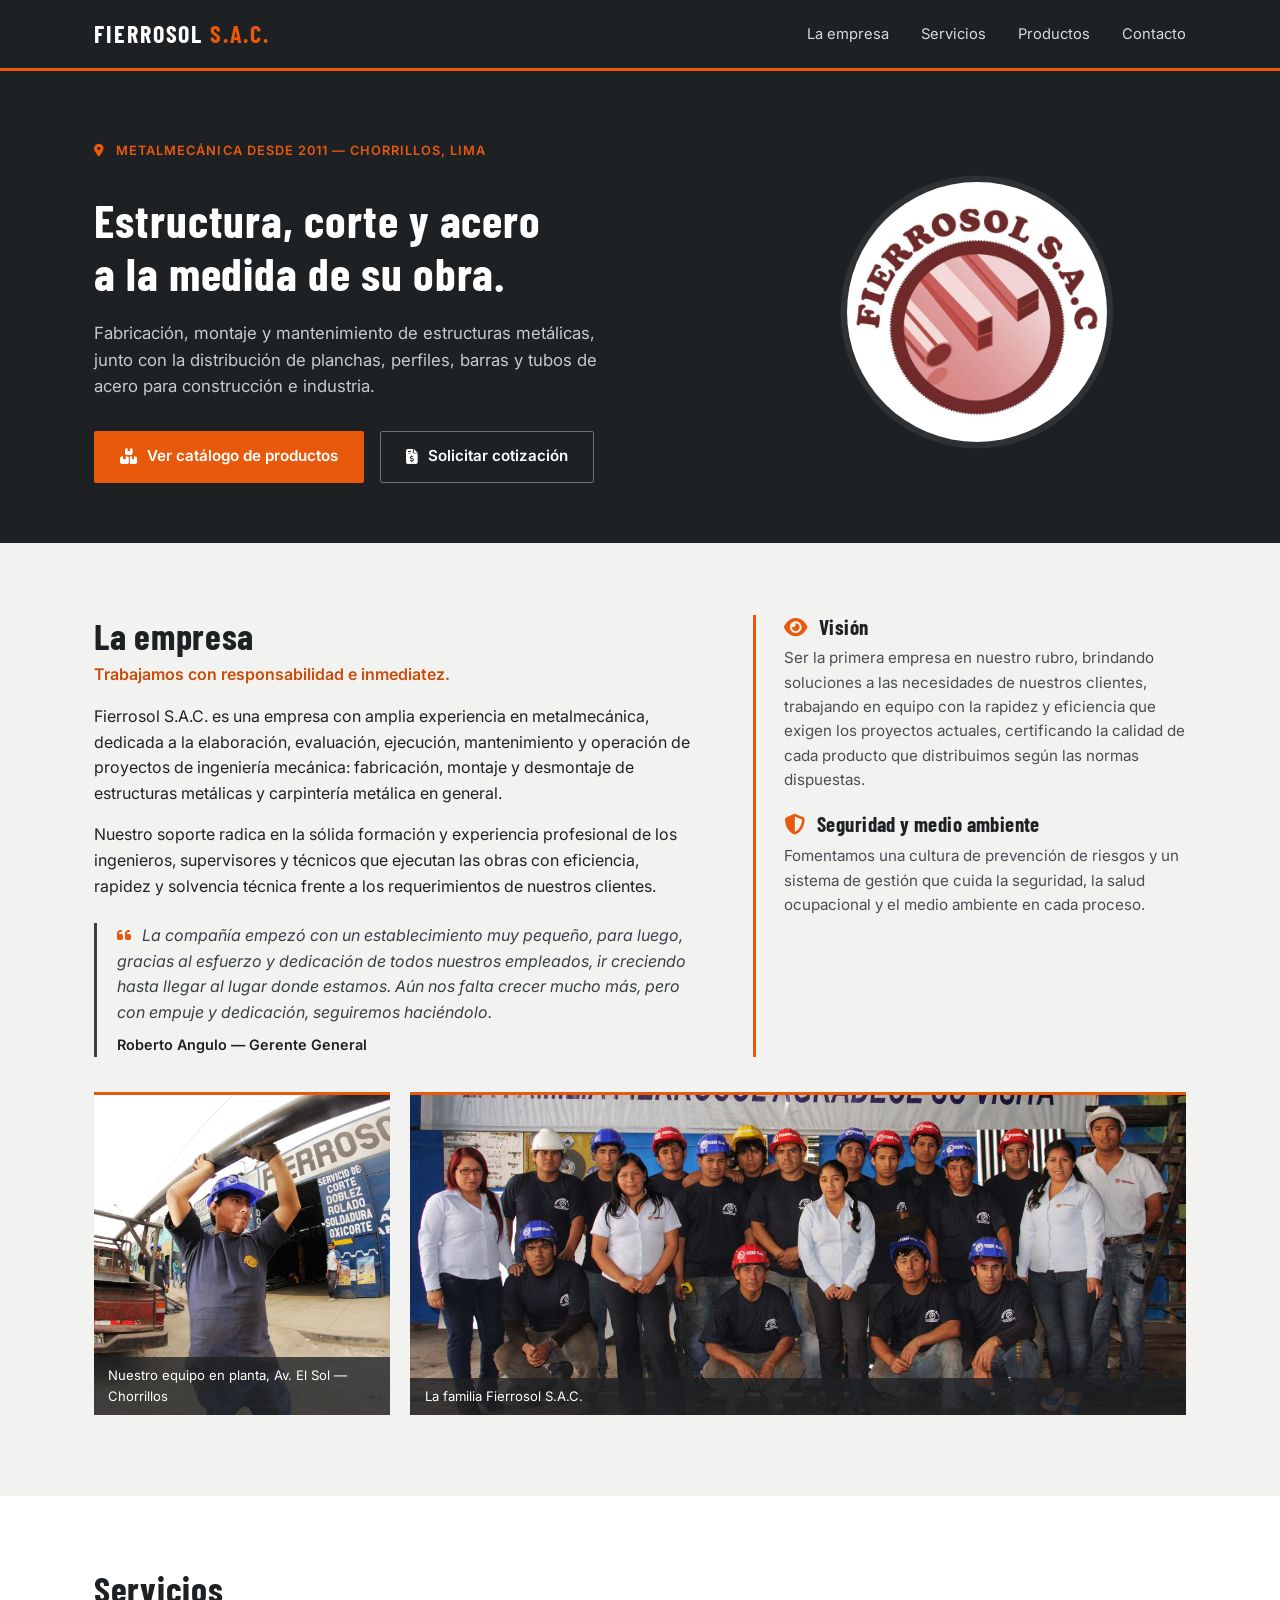
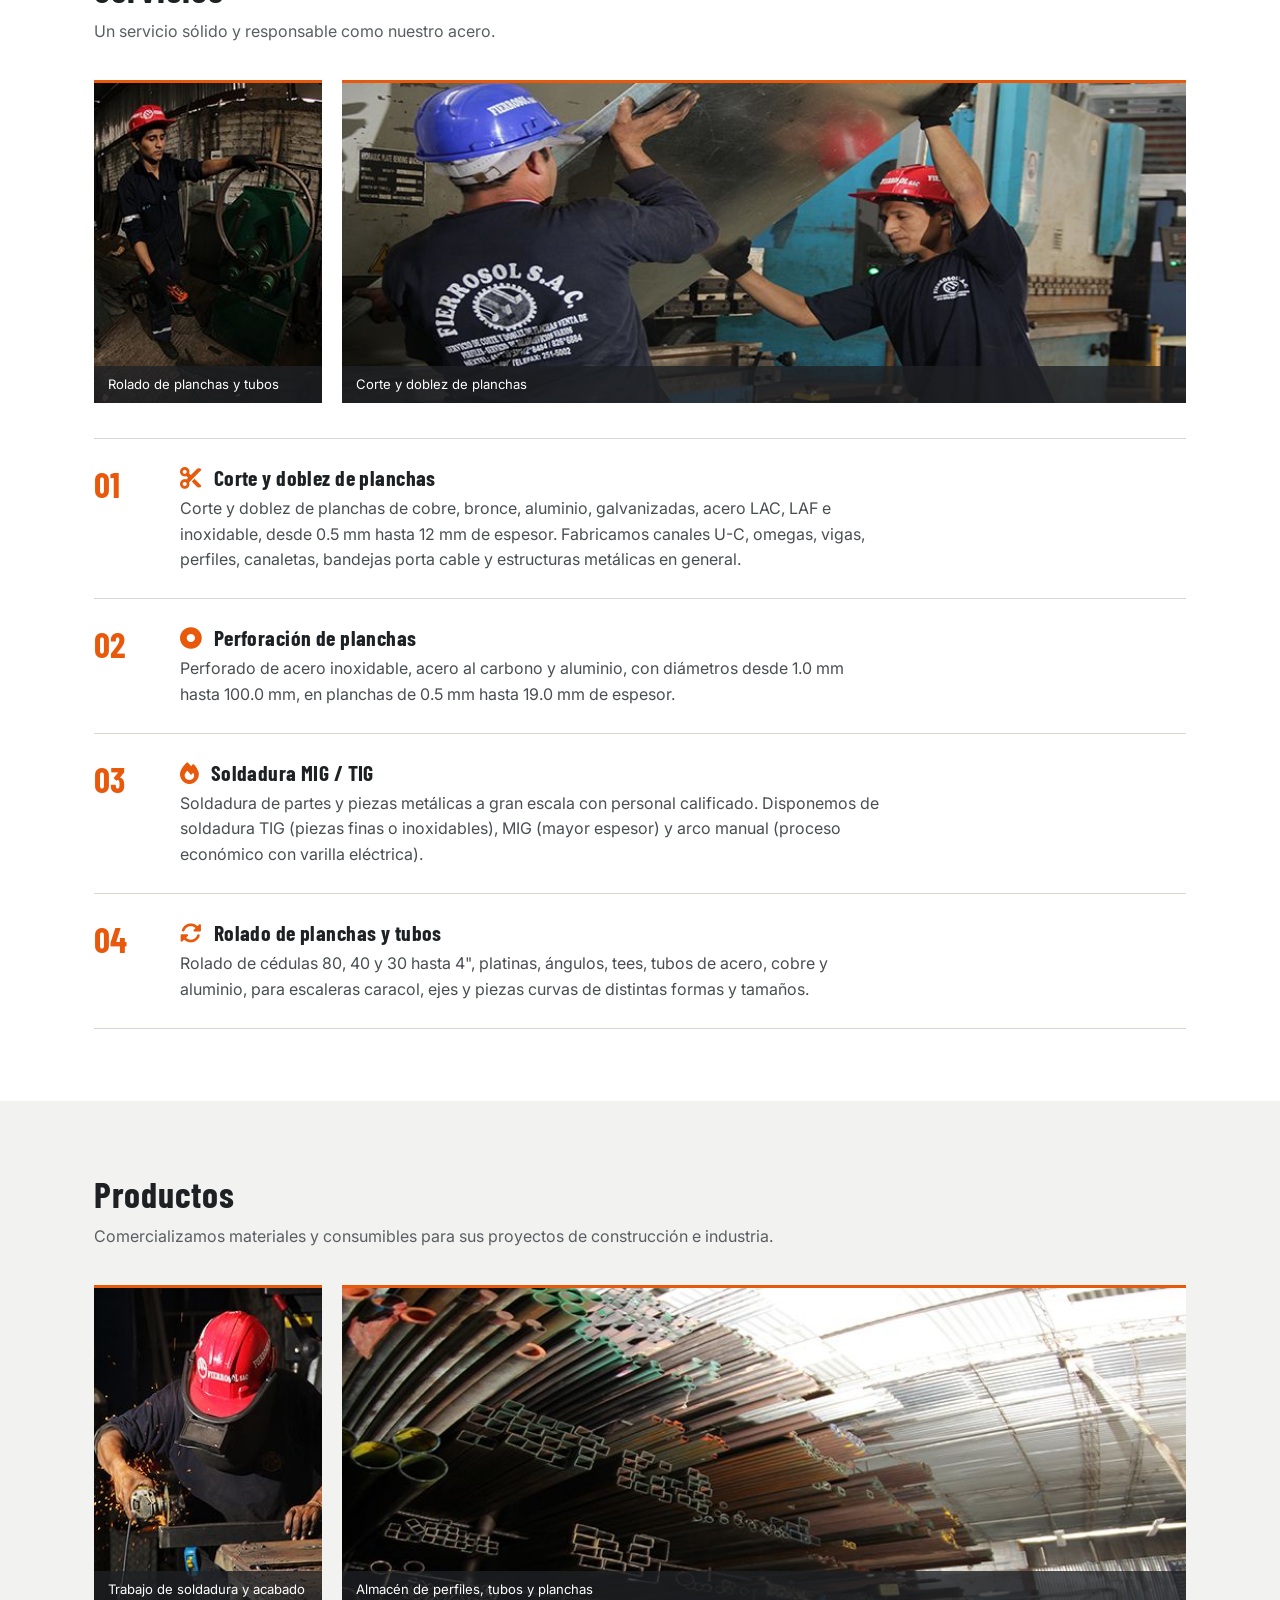
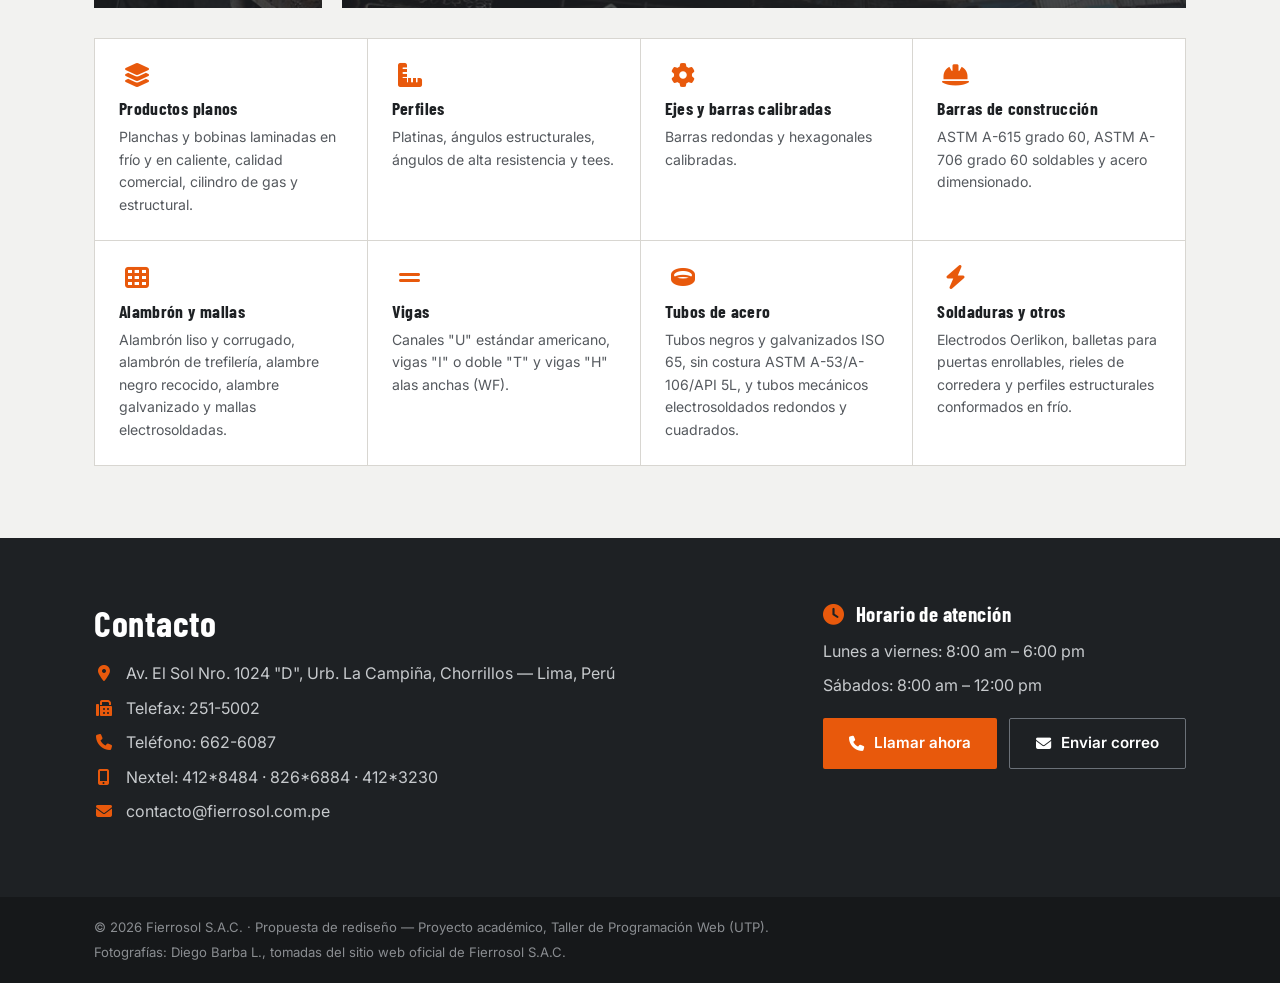
<file: index.html>
<!DOCTYPE html>
<html lang="es">
<head>
  <meta charset="UTF-8">
  <meta name="viewport" content="width=device-width, initial-scale=1.0">
  <meta name="description" content="Fierrosol S.A.C. — metalmecánica y distribución de aceros en Chorrillos, Lima. Corte, doblez, rolado, soldadura, planchas, perfiles, barras y tubos.">
  <title>Fierrosol S.A.C. — Metalmecánica y distribución de aceros</title>

  <!-- Google Fonts: preconnect + pesos limitados (Barlow Condensed 600/700 · Inter 400/600) + display=swap -->
  <link rel="preconnect" href="https://fonts.googleapis.com">
  <link rel="preconnect" href="https://fonts.gstatic.com" crossorigin>
  <link href="https://fonts.googleapis.com/css2?family=Barlow+Condensed:wght@600;700&family=Inter:wght@400;600&display=swap" rel="stylesheet">

  <!-- Font Awesome v6 (CDN) -->
  <link rel="stylesheet" href="https://cdnjs.cloudflare.com/ajax/libs/font-awesome/6.4.0/css/all.min.css">

  <!-- Hojas de estilo locales: reset + estilos principales -->
  <link rel="stylesheet" href="assets/css/normalize.css">
  <link rel="stylesheet" href="assets/css/styles.css">

  <link rel="icon" type="image/svg+xml" href="assets/img/favicon.svg">
</head>
<body>

<header class="header">
  <div class="wrap header__row">
    <div class="brand">Fierrosol<span>S.A.C.</span></div>
    <nav class="nav" aria-label="Navegación principal">
      <a href="#empresa">La empresa</a>
      <a href="#servicios">Servicios</a>
      <a href="#productos">Productos</a>
      <a href="#contacto">Contacto</a>
    </nav>
  </div>
</header>

<main>

<section class="hero">
  <div class="wrap hero__row">
    <div class="hero__text">
      <p class="hero__eyebrow"><i class="fa-solid fa-location-dot" aria-hidden="true"></i> Metalmecánica desde 2011 — Chorrillos, Lima</p>
      <h1>Estructura, corte y acero<br>a la medida de su obra.</h1>
      <p class="hero__lead">Fabricación, montaje y mantenimiento de estructuras metálicas, junto con la distribución de planchas, perfiles, barras y tubos de acero para construcción e industria.</p>
      <div class="hero__cta">
        <a href="#productos" class="btn btn--solid"><i class="fa-solid fa-boxes-stacked" aria-hidden="true"></i><span>Ver catálogo de productos</span></a>
        <a href="#contacto" class="btn btn--line"><i class="fa-solid fa-file-invoice-dollar" aria-hidden="true"></i><span>Solicitar cotización</span></a>
      </div>
    </div>
    <div class="hero__graphic">
      <!-- Tarjeta flip 3D: gira al pasar el cursor o al enfocarla con el teclado -->
      <div class="flip" tabindex="0">
        <div class="flip__inner">
          <div class="flip__face flip__front">
            <img src="assets/img/logo-fierrosol.jpg" alt="Logo de Fierrosol S.A.C." width="600" height="600">
          </div>
          <div class="flip__face flip__back">
            <span class="flip__desde">Desde</span>
            <span class="flip__anio">2011</span>
            <span class="flip__texto">Metalmecánica<br>Chorrillos, Lima</span>
          </div>
        </div>
      </div>
    </div>
  </div>
</section>

<section id="empresa" class="empresa">
  <div class="wrap empresa__row">
    <div class="empresa__main">
      <h2>La empresa</h2>
      <p class="empresa__lema">Trabajamos con responsabilidad e inmediatez.</p>
      <p>Fierrosol S.A.C. es una empresa con amplia experiencia en metalmecánica, dedicada a la elaboración, evaluación, ejecución, mantenimiento y operación de proyectos de ingeniería mecánica: fabricación, montaje y desmontaje de estructuras metálicas y carpintería metálica en general.</p>
      <p>Nuestro soporte radica en la sólida formación y experiencia profesional de los ingenieros, supervisores y técnicos que ejecutan las obras con eficiencia, rapidez y solvencia técnica frente a los requerimientos de nuestros clientes.</p>
      <blockquote>
        <i class="fa-solid fa-quote-left" aria-hidden="true"></i>
        La compañía empezó con un establecimiento muy pequeño, para luego, gracias al esfuerzo y dedicación de todos nuestros empleados, ir creciendo hasta llegar al lugar donde estamos. Aún nos falta crecer mucho más, pero con empuje y dedicación, seguiremos haciéndolo.
        <cite>Roberto Angulo — Gerente General</cite>
      </blockquote>
    </div>
    <div class="empresa__aside">
      <h3><i class="fa-solid fa-eye" aria-hidden="true"></i> Visión</h3>
      <p>Ser la primera empresa en nuestro rubro, brindando soluciones a las necesidades de nuestros clientes, trabajando en equipo con la rapidez y eficiencia que exigen los proyectos actuales, certificando la calidad de cada producto que distribuimos según las normas dispuestas.</p>
      <h3><i class="fa-solid fa-shield-halved" aria-hidden="true"></i> Seguridad y medio ambiente</h3>
      <p>Fomentamos una cultura de prevención de riesgos y un sistema de gestión que cuida la seguridad, la salud ocupacional y el medio ambiente en cada proceso.</p>
    </div>
  </div>
  <div class="wrap">
    <div class="foto-par foto-par--empresa">
      <figure>
        <img src="assets/img/equipo-taller.jpg" alt="Colaborador de Fierrosol trasladando un tubo de acero frente al local de Chorrillos" width="904" height="1200" loading="lazy">
        <figcaption>Nuestro equipo en planta, Av. El Sol — Chorrillos</figcaption>
      </figure>
      <figure>
        <img src="assets/img/equipo-fierrosol.jpg" alt="Equipo completo de Fierrosol S.A.C. posando en la planta" width="1400" height="703" loading="lazy">
        <figcaption>La familia Fierrosol S.A.C.</figcaption>
      </figure>
    </div>
  </div>
</section>

<section id="servicios" class="servicios">
  <div class="wrap">
    <h2>Servicios</h2>
    <p class="section__lead">Un servicio sólido y responsable como nuestro acero.</p>

    <div class="foto-par foto-par--retrato">
      <figure>
        <img src="assets/img/servicio-rolado.jpg" alt="Operaria de Fierrosol trabajando en una máquina roladora" width="220" height="315" loading="lazy">
        <figcaption>Rolado de planchas y tubos</figcaption>
      </figure>
      <figure>
        <img src="assets/img/servicio-doblez.jpg" alt="Colaboradores de Fierrosol maniobrando una plancha en la plegadora" width="815" height="315" loading="lazy">
        <figcaption>Corte y doblez de planchas</figcaption>
      </figure>
    </div>

    <div class="lista-servicios">
      <article class="servicio">
        <span class="servicio__num">01</span>
        <div>
          <h3><i class="fa-solid fa-scissors" aria-hidden="true"></i> Corte y doblez de planchas</h3>
          <p>Corte y doblez de planchas de cobre, bronce, aluminio, galvanizadas, acero LAC, LAF e inoxidable, desde 0.5 mm hasta 12 mm de espesor. Fabricamos canales U-C, omegas, vigas, perfiles, canaletas, bandejas porta cable y estructuras metálicas en general.</p>
        </div>
      </article>
      <article class="servicio">
        <span class="servicio__num">02</span>
        <div>
          <h3><i class="fa-solid fa-circle-dot" aria-hidden="true"></i> Perforación de planchas</h3>
          <p>Perforado de acero inoxidable, acero al carbono y aluminio, con diámetros desde 1.0 mm hasta 100.0 mm, en planchas de 0.5 mm hasta 19.0 mm de espesor.</p>
        </div>
      </article>
      <article class="servicio">
        <span class="servicio__num">03</span>
        <div>
          <h3><i class="fa-solid fa-fire" aria-hidden="true"></i> Soldadura MIG / TIG</h3>
          <p>Soldadura de partes y piezas metálicas a gran escala con personal calificado. Disponemos de soldadura TIG (piezas finas o inoxidables), MIG (mayor espesor) y arco manual (proceso económico con varilla eléctrica).</p>
        </div>
      </article>
      <article class="servicio">
        <span class="servicio__num">04</span>
        <div>
          <h3><i class="fa-solid fa-rotate giro" aria-hidden="true"></i> Rolado de planchas y tubos</h3>
          <p>Rolado de cédulas 80, 40 y 30 hasta 4", platinas, ángulos, tees, tubos de acero, cobre y aluminio, para escaleras caracol, ejes y piezas curvas de distintas formas y tamaños.</p>
        </div>
      </article>
    </div>
  </div>
</section>

<section id="productos" class="productos">
  <div class="wrap">
    <h2>Productos</h2>
    <p class="section__lead">Comercializamos materiales y consumibles para sus proyectos de construcción e industria.</p>

    <div class="foto-par foto-par--retrato">
      <figure>
        <img src="assets/img/servicio-soldadura.jpg" alt="Técnico de Fierrosol esmerilando una pieza metálica" width="220" height="315" loading="lazy">
        <figcaption>Trabajo de soldadura y acabado</figcaption>
      </figure>
      <figure>
        <img src="assets/img/almacen-productos.jpg" alt="Almacén de tubos, perfiles y planchas de acero de Fierrosol" width="815" height="315" loading="lazy">
        <figcaption>Almacén de perfiles, tubos y planchas</figcaption>
      </figure>
    </div>

    <div class="grid-productos">
      <article class="cat">
        <i class="fa-solid fa-layer-group cat__icono" aria-hidden="true"></i>
        <h3>Productos planos</h3>
        <p>Planchas y bobinas laminadas en frío y en caliente, calidad comercial, cilindro de gas y estructural.</p>
      </article>
      <article class="cat">
        <i class="fa-solid fa-ruler-combined cat__icono" aria-hidden="true"></i>
        <h3>Perfiles</h3>
        <p>Platinas, ángulos estructurales, ángulos de alta resistencia y tees.</p>
      </article>
      <article class="cat">
        <i class="fa-solid fa-gear cat__icono giro" aria-hidden="true"></i>
        <h3>Ejes y barras calibradas</h3>
        <p>Barras redondas y hexagonales calibradas.</p>
      </article>
      <article class="cat">
        <i class="fa-solid fa-helmet-safety cat__icono" aria-hidden="true"></i>
        <h3>Barras de construcción</h3>
        <p>ASTM A-615 grado 60, ASTM A-706 grado 60 soldables y acero dimensionado.</p>
      </article>
      <article class="cat">
        <i class="fa-solid fa-table-cells cat__icono" aria-hidden="true"></i>
        <h3>Alambrón y mallas</h3>
        <p>Alambrón liso y corrugado, alambrón de trefilería, alambre negro recocido, alambre galvanizado y mallas electrosoldadas.</p>
      </article>
      <article class="cat">
        <i class="fa-solid fa-grip-lines cat__icono" aria-hidden="true"></i>
        <h3>Vigas</h3>
        <p>Canales "U" estándar americano, vigas "I" o doble "T" y vigas "H" alas anchas (WF).</p>
      </article>
      <article class="cat">
        <i class="fa-solid fa-ring cat__icono" aria-hidden="true"></i>
        <h3>Tubos de acero</h3>
        <p>Tubos negros y galvanizados ISO 65, sin costura ASTM A-53/A-106/API 5L, y tubos mecánicos electrosoldados redondos y cuadrados.</p>
      </article>
      <article class="cat">
        <i class="fa-solid fa-bolt cat__icono" aria-hidden="true"></i>
        <h3>Soldaduras y otros</h3>
        <p>Electrodos Oerlikon, balletas para puertas enrollables, rieles de corredera y perfiles estructurales conformados en frío.</p>
      </article>
    </div>
  </div>
</section>

<section id="contacto" class="contacto">
  <div class="wrap contacto__row">
    <div>
      <h2>Contacto</h2>
      <ul class="contacto__lista">
        <li><i class="fa-solid fa-location-dot" aria-hidden="true"></i><span>Av. El Sol Nro. 1024 "D", Urb. La Campiña, Chorrillos — Lima, Perú</span></li>
        <li><i class="fa-solid fa-fax" aria-hidden="true"></i><span>Telefax: 251-5002</span></li>
        <li><i class="fa-solid fa-phone" aria-hidden="true"></i><span>Teléfono: 662-6087</span></li>
        <li><i class="fa-solid fa-mobile-screen-button" aria-hidden="true"></i><span>Nextel: 412*8484 · 826*6884 · 412*3230</span></li>
        <li><i class="fa-solid fa-envelope" aria-hidden="true"></i><span>contacto@fierrosol.com.pe</span></li>
      </ul>
    </div>
    <div class="contacto__horario">
      <h3><i class="fa-solid fa-clock" aria-hidden="true"></i> Horario de atención</h3>
      <p>Lunes a viernes: 8:00 am – 6:00 pm</p>
      <p>Sábados: 8:00 am – 12:00 pm</p>
      <div class="contacto__acciones">
        <a href="tel:+5112515002" class="btn btn--solid"><i class="fa-solid fa-phone pulso" aria-hidden="true"></i><span>Llamar ahora</span></a>
        <a href="mailto:contacto@fierrosol.com.pe" class="btn btn--line"><i class="fa-solid fa-envelope" aria-hidden="true"></i><span>Enviar correo</span></a>
      </div>
    </div>
  </div>
</section>

</main>

<footer class="footer">
  <div class="wrap">
    <p>&copy; 2026 Fierrosol S.A.C. · Propuesta de rediseño — Proyecto académico, Taller de Programación Web (UTP).</p>
    <p>Fotografías: Diego Barba L., tomadas del sitio web oficial de Fierrosol S.A.C.</p>
  </div>
</footer>

</body>
</html>
</file>
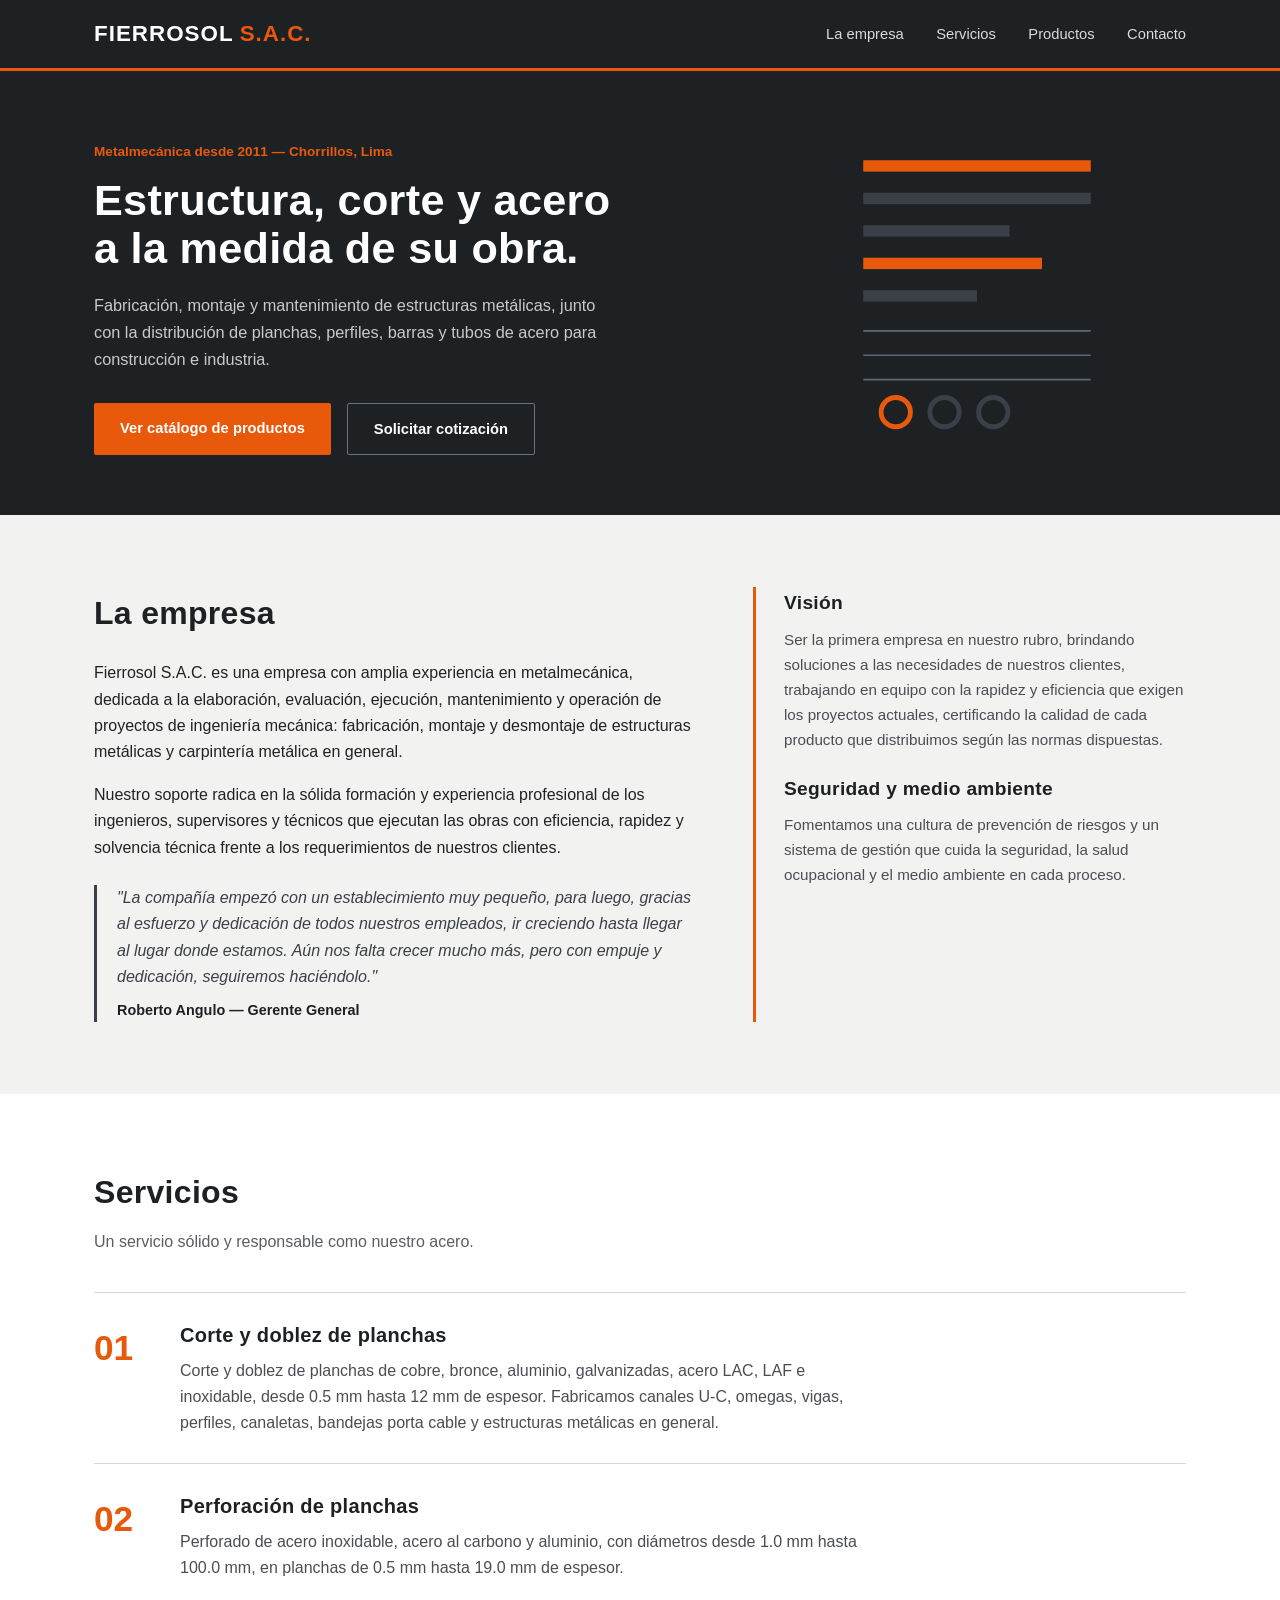
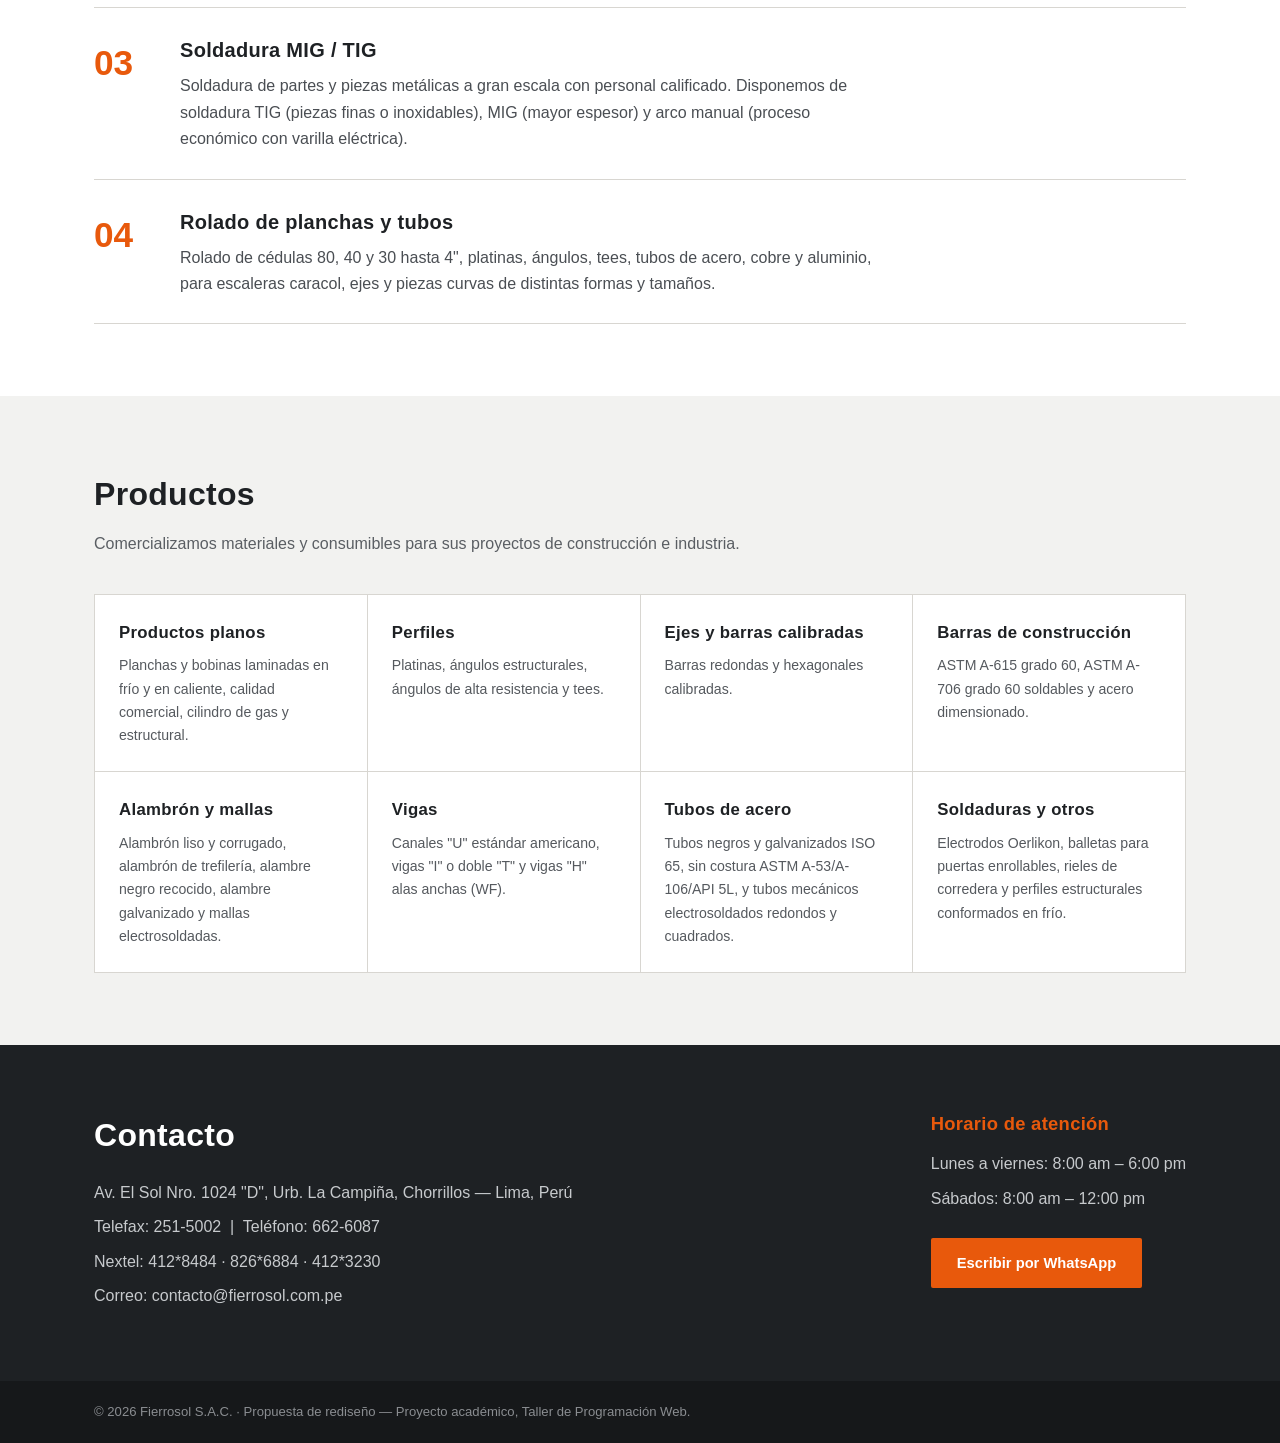
<file: fierrosol_index.html>
<!DOCTYPE html>
<html lang="es">
<head>
<meta charset="UTF-8">
<meta name="viewport" content="width=device-width, initial-scale=1.0">
<title>Fierrosol S.A.C. — Metalmecánica y distribución de aceros</title>
<link rel="stylesheet" href="fierrosol_styles.css">
</head>
<body>

<header class="header">
  <div class="wrap header__row">
    <div class="brand">FIERROSOL<span>S.A.C.</span></div>
    <nav class="nav">
      <a href="#empresa">La empresa</a>
      <a href="#servicios">Servicios</a>
      <a href="#productos">Productos</a>
      <a href="#contacto">Contacto</a>
    </nav>
  </div>
</header>

<section class="hero">
  <div class="wrap hero__row">
    <div class="hero__text">
      <p class="hero__eyebrow">Metalmecánica desde 2011 — Chorrillos, Lima</p>
      <h1>Estructura, corte y acero<br>a la medida de su obra.</h1>
      <p class="hero__lead">Fabricación, montaje y mantenimiento de estructuras metálicas, junto con la distribución de planchas, perfiles, barras y tubos de acero para construcción e industria.</p>
      <div class="hero__cta">
        <a href="#productos" class="btn btn--solid">Ver catálogo de productos</a>
        <a href="#contacto" class="btn btn--line">Solicitar cotización</a>
      </div>
    </div>
    <div class="hero__graphic" aria-hidden="true">
      <svg viewBox="0 0 320 380" xmlns="http://www.w3.org/2000/svg">
        <rect x="20" y="20" width="280" height="14" fill="#E8590C"/>
        <rect x="20" y="60" width="280" height="14" fill="#3B4048"/>
        <rect x="20" y="100" width="180" height="14" fill="#3B4048"/>
        <rect x="20" y="140" width="220" height="14" fill="#E8590C"/>
        <rect x="20" y="180" width="140" height="14" fill="#3B4048"/>
        <line x1="20" y1="230" x2="300" y2="230" stroke="#5C6773" stroke-width="2"/>
        <line x1="20" y1="260" x2="300" y2="260" stroke="#5C6773" stroke-width="2"/>
        <line x1="20" y1="290" x2="300" y2="290" stroke="#5C6773" stroke-width="2"/>
        <circle cx="60" cy="330" r="18" fill="none" stroke="#E8590C" stroke-width="6"/>
        <circle cx="120" cy="330" r="18" fill="none" stroke="#3B4048" stroke-width="6"/>
        <circle cx="180" cy="330" r="18" fill="none" stroke="#3B4048" stroke-width="6"/>
      </svg>
    </div>
  </div>
</section>

<section id="empresa" class="empresa">
  <div class="wrap empresa__row">
    <div class="empresa__main">
      <h2>La empresa</h2>
      <p>Fierrosol S.A.C. es una empresa con amplia experiencia en metalmecánica, dedicada a la elaboración, evaluación, ejecución, mantenimiento y operación de proyectos de ingeniería mecánica: fabricación, montaje y desmontaje de estructuras metálicas y carpintería metálica en general.</p>
      <p>Nuestro soporte radica en la sólida formación y experiencia profesional de los ingenieros, supervisores y técnicos que ejecutan las obras con eficiencia, rapidez y solvencia técnica frente a los requerimientos de nuestros clientes.</p>
      <blockquote>
        "La compañía empezó con un establecimiento muy pequeño, para luego, gracias al esfuerzo y dedicación de todos nuestros empleados, ir creciendo hasta llegar al lugar donde estamos. Aún nos falta crecer mucho más, pero con empuje y dedicación, seguiremos haciéndolo."
        <cite>Roberto Angulo — Gerente General</cite>
      </blockquote>
    </div>
    <div class="empresa__aside">
      <h3>Visión</h3>
      <p>Ser la primera empresa en nuestro rubro, brindando soluciones a las necesidades de nuestros clientes, trabajando en equipo con la rapidez y eficiencia que exigen los proyectos actuales, certificando la calidad de cada producto que distribuimos según las normas dispuestas.</p>
      <h3>Seguridad y medio ambiente</h3>
      <p>Fomentamos una cultura de prevención de riesgos y un sistema de gestión que cuida la seguridad, la salud ocupacional y el medio ambiente en cada proceso.</p>
    </div>
  </div>
</section>

<section id="servicios" class="servicios">
  <div class="wrap">
    <h2>Servicios</h2>
    <p class="section__lead">Un servicio sólido y responsable como nuestro acero.</p>

    <div class="lista-servicios">
      <div class="servicio">
        <span class="servicio__num">01</span>
        <div>
          <h3>Corte y doblez de planchas</h3>
          <p>Corte y doblez de planchas de cobre, bronce, aluminio, galvanizadas, acero LAC, LAF e inoxidable, desde 0.5 mm hasta 12 mm de espesor. Fabricamos canales U-C, omegas, vigas, perfiles, canaletas, bandejas porta cable y estructuras metálicas en general.</p>
        </div>
      </div>
      <div class="servicio">
        <span class="servicio__num">02</span>
        <div>
          <h3>Perforación de planchas</h3>
          <p>Perforado de acero inoxidable, acero al carbono y aluminio, con diámetros desde 1.0 mm hasta 100.0 mm, en planchas de 0.5 mm hasta 19.0 mm de espesor.</p>
        </div>
      </div>
      <div class="servicio">
        <span class="servicio__num">03</span>
        <div>
          <h3>Soldadura MIG / TIG</h3>
          <p>Soldadura de partes y piezas metálicas a gran escala con personal calificado. Disponemos de soldadura TIG (piezas finas o inoxidables), MIG (mayor espesor) y arco manual (proceso económico con varilla eléctrica).</p>
        </div>
      </div>
      <div class="servicio">
        <span class="servicio__num">04</span>
        <div>
          <h3>Rolado de planchas y tubos</h3>
          <p>Rolado de cédulas 80, 40 y 30 hasta 4", platinas, ángulos, tees, tubos de acero, cobre y aluminio, para escaleras caracol, ejes y piezas curvas de distintas formas y tamaños.</p>
        </div>
      </div>
    </div>
  </div>
</section>

<section id="productos" class="productos">
  <div class="wrap">
    <h2>Productos</h2>
    <p class="section__lead">Comercializamos materiales y consumibles para sus proyectos de construcción e industria.</p>

    <div class="grid-productos">
      <div class="cat">
        <h3>Productos planos</h3>
        <p>Planchas y bobinas laminadas en frío y en caliente, calidad comercial, cilindro de gas y estructural.</p>
      </div>
      <div class="cat">
        <h3>Perfiles</h3>
        <p>Platinas, ángulos estructurales, ángulos de alta resistencia y tees.</p>
      </div>
      <div class="cat">
        <h3>Ejes y barras calibradas</h3>
        <p>Barras redondas y hexagonales calibradas.</p>
      </div>
      <div class="cat">
        <h3>Barras de construcción</h3>
        <p>ASTM A-615 grado 60, ASTM A-706 grado 60 soldables y acero dimensionado.</p>
      </div>
      <div class="cat">
        <h3>Alambrón y mallas</h3>
        <p>Alambrón liso y corrugado, alambrón de trefilería, alambre negro recocido, alambre galvanizado y mallas electrosoldadas.</p>
      </div>
      <div class="cat">
        <h3>Vigas</h3>
        <p>Canales "U" estándar americano, vigas "I" o doble "T" y vigas "H" alas anchas (WF).</p>
      </div>
      <div class="cat">
        <h3>Tubos de acero</h3>
        <p>Tubos negros y galvanizados ISO 65, sin costura ASTM A-53/A-106/API 5L, y tubos mecánicos electrosoldados redondos y cuadrados.</p>
      </div>
      <div class="cat">
        <h3>Soldaduras y otros</h3>
        <p>Electrodos Oerlikon, balletas para puertas enrollables, rieles de corredera y perfiles estructurales conformados en frío.</p>
      </div>
    </div>
  </div>
</section>

<section id="contacto" class="contacto">
  <div class="wrap contacto__row">
    <div>
      <h2>Contacto</h2>
      <p>Av. El Sol Nro. 1024 "D", Urb. La Campiña, Chorrillos — Lima, Perú</p>
      <p>Telefax: 251-5002 &nbsp;|&nbsp; Teléfono: 662-6087</p>
      <p>Nextel: 412*8484 · 826*6884 · 412*3230</p>
      <p>Correo: contacto@fierrosol.com.pe</p>
    </div>
    <div class="contacto__horario">
      <h3>Horario de atención</h3>
      <p>Lunes a viernes: 8:00 am – 6:00 pm</p>
      <p>Sábados: 8:00 am – 12:00 pm</p>
      <a href="#" class="btn btn--solid">Escribir por WhatsApp</a>
    </div>
  </div>
</section>

<footer class="footer">
  <div class="wrap">
    <p>&copy; 2026 Fierrosol S.A.C. · Propuesta de rediseño — Proyecto académico, Taller de Programación Web.</p>
  </div>
</footer>

</body>
</html>
</file>
<file: assets/css/styles.css>
/* ==========================================================================
   Fierrosol S.A.C. — Hoja de estilos principal
   Orden: 1 Variables · 2 Base · 3 Tipografía · 4 Íconos · 5 Botones ·
          6 Header · 7 Hero (+ tarjeta 3D) · 8 Empresa · 9 Fotos ·
          10 Servicios · 11 Productos · 12 Contacto · 13 Footer ·
          14 Animaciones (@keyframes) · 15 Responsive · 16 Accesibilidad
   Regla de rendimiento: solo se animan transform y opacity (GPU).
   Las rutas relativas parten de assets/css/ (ej.: ../img/logo.jpg)
   ========================================================================== */

/* 1. Variables ------------------------------------------------------------ */
:root {
  --graphite: #1E2124;
  --steel: #3B4048;
  --steel-light: #5C6773;
  --orange: #E8590C;
  --orange-dark: #C94C09;
  --paper: #F2F2F0;
  --ink: #202225;
  --line: #D8D6D1;

  /* Fallback stack: si la web font no carga, el navegador usa la del sistema */
  --font-title: "Barlow Condensed", "Arial Narrow", Arial, sans-serif;
  --font-body: "Inter", Arial, Helvetica, sans-serif;

  /* Movimiento: microinteracciones entre 150 ms y 300 ms */
  --t-fast: 0.2s;
  --t-base: 0.3s;
  --ease-out: cubic-bezier(0.22, 0.61, 0.36, 1);
}

/* 2. Base ----------------------------------------------------------------- */
*, *::before, *::after {
  box-sizing: border-box;
  margin: 0;
  padding: 0;
}

html {
  font-size: 100%;           /* 1rem = 16px del navegador */
  scroll-behavior: smooth;
}

body {
  font-family: var(--font-body);
  font-weight: 400;
  line-height: 1.6;          /* interlineado relativo recomendado */
  color: var(--ink);
  background: var(--paper);
}

img {
  max-width: 100%;
  height: auto;
}

.wrap {
  max-width: 71.25rem;       /* 1140px */
  margin: 0 auto;
  padding: 0 1.5rem;
}

/* 3. Tipografía ----------------------------------------------------------- */
h1, h2, h3 {
  font-family: var(--font-title);
  font-weight: 700;
  line-height: 1.15;
  letter-spacing: 0.02em;
  color: var(--graphite);
}

h2 { font-size: 2.25rem; }
h3 { font-size: 1.3rem; }

.section__lead {
  color: #5a5e63;
  margin: 0.6rem 0 2.2rem;
}

/* 4. Íconos (Font Awesome) ------------------------------------------------ */
h3 > i,
.hero__eyebrow > i {
  color: var(--orange);
  margin-right: 0.45rem;
}

/* 5. Botones con ícono ---------------------------------------------------- */
.btn {
  display: inline-flex;
  align-items: center;
  gap: 0.65rem;              /* espacio ícono-texto */
  padding: 0.8rem 1.6rem;
  border-radius: 2px;
  font-family: var(--font-body);
  font-size: 0.95rem;
  font-weight: 600;
  text-decoration: none;
  cursor: pointer;
  /* Transición múltiple: solo las propiedades necesarias (nunca "all") */
  transition: background-color var(--t-fast) ease,
              border-color var(--t-fast) ease,
              color var(--t-fast) ease,
              transform var(--t-fast) ease,
              box-shadow var(--t-fast) ease;
}

.btn > i { transition: transform var(--t-fast) ease; }

.btn--solid {
  background: var(--orange);
  color: #fff;
}
.btn--solid:hover,
.btn--solid:focus-visible {
  background: var(--orange-dark);
  box-shadow: 0 6px 15px rgba(232, 89, 12, 0.4);
}

.btn--line {
  border: 1.5px solid #6b7178;
  color: #fff;
}
.btn--line:hover,
.btn--line:focus-visible {
  border-color: var(--orange);
  color: var(--orange);
}

.btn:hover,
.btn:focus-visible {
  transform: translateY(-2px);
  will-change: transform;    /* solo mientras dura la interacción */
}
.btn:hover > i { transform: scale(1.15); }
.btn:active { transform: translateY(0); }

/* 6. Header --------------------------------------------------------------- */
.header {
  position: sticky;
  top: 0;
  z-index: 20;
  background: var(--graphite);
  border-bottom: 3px solid var(--orange);
}

.header__row {
  display: flex;
  justify-content: space-between;
  align-items: center;
  height: 4.25rem;
}

.brand {
  font-family: var(--font-title);
  font-size: 1.5rem;
  font-weight: 700;
  letter-spacing: 0.08em;
  text-transform: uppercase;
  color: #fff;
}

.brand span {
  margin-left: 0.4rem;
  color: var(--orange);
}

.nav a {
  position: relative;
  display: inline-block;     /* transform no se aplica a elementos inline */
  margin-left: 1.75rem;
  font-size: 0.92rem;
  color: #d8dadd;
  text-decoration: none;
  transition: color var(--t-base) ease;
}

.nav a::after {
  content: "";
  position: absolute;
  right: 0;
  bottom: -0.3rem;
  left: 0;
  height: 2px;
  background: var(--orange);
  transform: scaleX(0);
  transform-origin: left center;
  transition: transform var(--t-base) var(--ease-out);
}

.nav a:hover,
.nav a:focus-visible { color: var(--orange); }

.nav a:hover::after,
.nav a:focus-visible::after { transform: scaleX(1); }

/* 7. Hero ----------------------------------------------------------------- */
.hero {
  padding: 4.4rem 0 3.75rem;
  background: var(--graphite);
  color: #fff;
}

.hero__row {
  display: flex;
  align-items: center;
  gap: 3rem;
}

.hero__text { flex: 1.2; }

.hero__eyebrow {
  margin-bottom: 0.9rem;
  font-size: 0.8rem;
  font-weight: 600;
  letter-spacing: 0.08em;
  text-transform: uppercase;
  color: var(--orange);
}

.hero h1 {
  margin-bottom: 1.25rem;
  font-size: 2.9rem;
  color: #fff;
}

.hero__lead {
  max-width: 32.5rem;
  margin-bottom: 1.9rem;
  font-size: 1.05rem;
  color: #c7cacd;
}

.hero__cta {
  display: flex;
  flex-wrap: wrap;
  gap: 1rem;
}

.hero__graphic {
  flex: 0.8;
  display: flex;
  justify-content: center;
}

/* Tarjeta flip 3D (perspective + transform-style: preserve-3d) */
.flip {
  width: 100%;
  max-width: 16.25rem;
  perspective: 1000px;       /* distancia usuario-plano Z */
  outline-offset: 0.5rem;
}

.flip__inner {
  position: relative;
  transform-style: preserve-3d;
  transition: transform 0.6s var(--ease-out);
}

.flip:hover .flip__inner,
.flip:focus-visible .flip__inner {
  transform: rotateY(180deg);
  will-change: transform;
}

.flip__face {
  border-radius: 50%;
  backface-visibility: hidden;
}

.flip__front img {
  display: block;
  width: 100%;
  border-radius: 50%;
  background: #fff;
  box-shadow: 0 0 0 0.4rem rgba(255, 255, 255, 0.08);
}

.flip__back {
  position: absolute;
  inset: 0;
  display: flex;
  flex-direction: column;
  align-items: center;
  justify-content: center;
  text-align: center;
  color: #fff;
  background: var(--orange);
  box-shadow: 0 0 0 0.4rem rgba(255, 255, 255, 0.08);
  transform: rotateY(180deg);
}

.flip__desde {
  font-size: 0.85rem;
  font-weight: 600;
  letter-spacing: 0.15em;
  text-transform: uppercase;
}

.flip__anio {
  font-family: var(--font-title);
  font-size: 4.5rem;
  font-weight: 700;
  line-height: 1;
}

.flip__texto {
  margin-top: 0.4rem;
  font-size: 0.95rem;
  font-weight: 600;
}

/* 8. La empresa ----------------------------------------------------------- */
.empresa { padding: 4.5rem 0; }

.empresa__row {
  display: flex;
  gap: 3.5rem;
}

.empresa__main { flex: 1.5; }

.empresa__main h2 { margin-bottom: 0.4rem; }

.empresa__lema {
  margin-bottom: 1.2rem;
  font-weight: 600;
  color: var(--orange-dark);
}

.empresa__main p { margin-bottom: 1rem; max-width: 40rem; }

.empresa__aside {
  flex: 1;
  padding-left: 1.75rem;
  border-left: 3px solid var(--orange);
}

.empresa__aside h3 { margin: 1.25rem 0 0.5rem; }
.empresa__aside h3:first-child { margin-top: 0; }
.empresa__aside p { font-size: 0.95rem; color: #4a4e53; }

blockquote {
  margin-top: 1.5rem;
  padding-left: 1.25rem;
  border-left: 3px solid var(--steel);
  font-style: italic;
  color: var(--steel);
}

blockquote > i {
  margin-right: 0.4rem;
  color: var(--orange);
}

blockquote cite {
  display: block;
  margin-top: 0.5rem;
  font-style: normal;
  font-weight: 600;
  font-size: 0.9rem;
  color: var(--graphite);
}

/* 9. Fotos reales --------------------------------------------------------- */
.foto-par {
  display: flex;
  gap: 1.25rem;
  margin: 2.2rem 0 0.6rem;
}

.foto-par figure {
  position: relative;
  margin: 0;
  overflow: hidden;
  border-top: 3px solid var(--orange);
}

.foto-par img {
  display: block;
  width: 100%;
  height: 20rem;
  object-fit: cover;
  transition: transform var(--t-base) ease-out;
}

.foto-par figure:hover img { transform: scale(1.05); }

.foto-par figcaption {
  position: absolute;
  right: 0;
  bottom: 0;
  left: 0;
  padding: 0.5rem 0.9rem;
  font-size: 0.82rem;
  color: #fff;
  background: rgba(30, 33, 36, 0.78);
}

/* Anchos proporcionales a la relación de aspecto de cada foto (evita recortes) */
.foto-par--empresa figure:first-child { flex: 0.76; }
.foto-par--empresa figure:last-child  { flex: 1.99; }
.foto-par--retrato figure:first-child { flex: 0.7; }
.foto-par--retrato figure:last-child  { flex: 2.59; }

/* 10. Servicios ----------------------------------------------------------- */
.servicios {
  padding: 4.5rem 0;
  background: #fff;
}

.lista-servicios {
  margin-top: 2.2rem;
  border-top: 1px solid var(--line);
}

.servicio {
  display: flex;
  gap: 1.6rem;
  padding: 1.6rem 0;
  border-bottom: 1px solid var(--line);
  transition: transform var(--t-base) ease-out;
}

.servicio:hover { transform: translateX(0.4rem); }

.servicio__num {
  min-width: 3.75rem;
  font-family: var(--font-title);
  font-size: 2.2rem;
  font-weight: 700;
  line-height: 1.1;
  color: var(--orange);
}

.servicio h3 { margin-bottom: 0.4rem; font-size: 1.35rem; }
.servicio p { max-width: 43.75rem; color: #4a4e53; }

/* 11. Productos ----------------------------------------------------------- */
.productos { padding: 4.5rem 0; }

.grid-productos {
  display: flex;
  flex-wrap: wrap;
  gap: 1px;
  margin-top: 1.9rem;
  border: 1px solid var(--line);
  background: var(--line);
}

.cat {
  position: relative;
  flex: 1 1 15rem;
  padding: 1.5rem;
  background: #fff;
  transform-origin: center center;
  transition: transform var(--t-base) ease,
              box-shadow var(--t-base) ease;
}

/* Eleva la tarjeta 5 px y la escala 3 % */
.cat:hover {
  z-index: 2;
  transform: translateY(-5px) scale(1.03);
  box-shadow: 0 12px 20px rgba(232, 89, 12, 0.15);
  will-change: transform;
}

.cat__icono {
  display: block;
  width: 1.5em;              /* caja fija: el giro ocurre sobre el propio ícono */
  margin-bottom: 0.7rem;
  font-size: 1.5rem;
  text-align: center;
  color: var(--orange);
}

.cat h3 { margin-bottom: 0.5rem; font-size: 1.1rem; }
.cat p { font-size: 0.88rem; color: #55595e; }

/* 12. Contacto ------------------------------------------------------------ */
.contacto {
  padding: 4rem 0;
  background: var(--graphite);
  color: #fff;
}

.contacto h2 { margin-bottom: 1.1rem; color: #fff; }

.contacto__row {
  display: flex;
  flex-wrap: wrap;
  justify-content: space-between;
  gap: 2.5rem;
}

.contacto__lista { list-style: none; }

.contacto__lista li {
  display: flex;
  align-items: baseline;
  gap: 0.8rem;
  margin-bottom: 0.55rem;
  color: #c7cacd;
}

.contacto__lista i {
  width: 1.2rem;
  text-align: center;
  color: var(--orange);
}

.contacto__horario p { margin-bottom: 0.5rem; color: #c7cacd; }
.contacto__horario h3 { margin-bottom: 0.8rem; color: #fff; }

.contacto__acciones {
  display: flex;
  flex-wrap: wrap;
  gap: 0.8rem;
  margin-top: 1.2rem;
}

/* 13. Footer -------------------------------------------------------------- */
.footer {
  padding: 1.25rem 0;
  font-size: 0.82rem;
  color: #8a8d91;
  background: #16181a;
}

.footer p + p { margin-top: 0.2rem; }

/* 14. Animaciones (@keyframes) -------------------------------------------- */

/* Entrada del hero: se ejecuta sola al cargar (sin :hover) */
@keyframes entrar-arriba {
  from { opacity: 0; transform: translateY(1.5rem); }
  to   { opacity: 1; transform: translateY(0); }
}

@keyframes entrar-escala {
  from { opacity: 0; transform: scale(0.85); }
  to   { opacity: 1; transform: scale(1); }
}

.hero__eyebrow,
.hero h1,
.hero__lead,
.hero__cta {
  animation: entrar-arriba 0.6s var(--ease-out) both;
}
.hero h1      { animation-delay: 0.1s; }
.hero__lead   { animation-delay: 0.2s; }
.hero__cta    { animation-delay: 0.3s; }

.hero__graphic .flip {
  animation: entrar-escala 0.7s var(--ease-out) 0.2s both;
}

/* Giro continuo (loader/engranaje): arranca solo al pasar el cursor
   usando animation-play-state */
@keyframes girar {
  from { transform: rotate(0deg); }
  to   { transform: rotate(360deg); }
}

.giro {
  display: inline-block;
  animation: girar 3s linear infinite paused;
}

.cat__icono.giro { display: block; }

.cat:hover .giro,
.servicio:hover .giro { animation-play-state: running; }

/* Pulso: escala 1 → 1.2 → 1 y baja la opacidad (llama la atención al CTA) */
@keyframes pulso {
  0%, 100% { opacity: 1;   transform: scale(1); }
  50%      { opacity: 0.7; transform: scale(1.2); }
}

.pulso {
  display: inline-block;
  animation: pulso 1.8s ease-in-out infinite;
}

/* 15. Responsive ---------------------------------------------------------- */
@media (max-width: 50rem) {
  .hero__row,
  .empresa__row,
  .contacto__row { flex-direction: column; }

  .empresa__aside {
    padding-top: 1.25rem;
    padding-left: 0;
    border-top: 3px solid var(--orange);
    border-left: none;
  }

  .nav a { margin-left: 1rem; font-size: 0.85rem; }
  .hero h1 { font-size: 2.2rem; }

  .foto-par { flex-direction: column; }
  .foto-par figure:first-child,
  .foto-par figure:last-child { flex: none; }
  .foto-par img { height: 14rem; }

  .cat { flex: 1 1 45%; }
}

/* 16. Accesibilidad: respeta la preferencia "reducir movimiento" (WCAG 2.1) */
@media (prefers-reduced-motion: reduce) {
  html { scroll-behavior: auto; }

  *, *::before, *::after {
    animation-duration: 0.01ms !important;
    animation-iteration-count: 1 !important;
    transition-duration: 0.01ms !important;
  }
}
</file>
<file: fierrosol_styles.css>
:root {
  --graphite: #1E2124;
  --steel: #3B4048;
  --steel-light: #5C6773;
  --orange: #E8590C;
  --paper: #F2F2F0;
  --ink: #202225;
}

* { margin: 0; padding: 0; box-sizing: border-box; }

body {
  font-family: 'Inter', Arial, sans-serif;
  color: var(--ink);
  background: var(--paper);
  line-height: 1.65;
}

h1, h2, h3 {
  font-family: 'Barlow Condensed', 'Inter', sans-serif;
  font-weight: 700;
  letter-spacing: 0.3px;
  color: var(--graphite);
}

.wrap {
  max-width: 1140px;
  margin: 0 auto;
  padding: 0 24px;
}

/* Header */
.header {
  background: var(--graphite);
  position: sticky;
  top: 0;
  z-index: 20;
  border-bottom: 3px solid var(--orange);
}

.header__row {
  display: flex;
  justify-content: space-between;
  align-items: center;
  height: 68px;
}

.brand {
  color: #fff;
  font-family: 'Barlow Condensed', sans-serif;
  font-size: 1.4rem;
  font-weight: 700;
  letter-spacing: 1px;
}

.brand span {
  color: var(--orange);
  margin-left: 6px;
}

.nav a {
  color: #d8dadd;
  text-decoration: none;
  font-size: 0.92rem;
  margin-left: 28px;
}

.nav a:hover { color: var(--orange); }

/* Hero */
.hero {
  background: var(--graphite);
  color: #fff;
  padding: 70px 0 60px;
}

.hero__row {
  display: flex;
  align-items: center;
  gap: 48px;
}

.hero__text { flex: 1.2; }

.hero__eyebrow {
  color: var(--orange);
  font-size: 0.85rem;
  font-weight: 600;
  margin-bottom: 14px;
}

.hero h1 {
  color: #fff;
  font-size: 2.7rem;
  line-height: 1.1;
  margin-bottom: 20px;
}

.hero__lead {
  color: #c7cacd;
  max-width: 520px;
  margin-bottom: 30px;
  font-size: 1.02rem;
}

.hero__cta { display: flex; gap: 16px; flex-wrap: wrap; }

.btn {
  display: inline-block;
  padding: 13px 26px;
  text-decoration: none;
  font-weight: 600;
  font-size: 0.92rem;
  border-radius: 2px;
}

.btn--solid {
  background: var(--orange);
  color: #fff;
}
.btn--solid:hover { background: #c94c09; }

.btn--line {
  border: 1.5px solid #6b7178;
  color: #fff;
}
.btn--line:hover { border-color: var(--orange); color: var(--orange); }

.hero__graphic { flex: 0.8; display: flex; justify-content: center; }
.hero__graphic svg { width: 100%; max-width: 260px; height: auto; }

/* La empresa */
.empresa { padding: 72px 0; }

.empresa__row {
  display: flex;
  gap: 56px;
}

.empresa__main { flex: 1.5; }
.empresa__aside {
  flex: 1;
  border-left: 3px solid var(--orange);
  padding-left: 28px;
}

.empresa h2 { font-size: 2rem; margin-bottom: 20px; }
.empresa__main p { margin-bottom: 16px; max-width: 640px; }

blockquote {
  border-left: 3px solid var(--steel);
  padding-left: 20px;
  margin-top: 24px;
  color: var(--steel);
  font-style: italic;
}
blockquote cite {
  display: block;
  margin-top: 8px;
  font-style: normal;
  font-weight: 600;
  color: var(--graphite);
  font-size: 0.9rem;
}

.empresa__aside h3 {
  font-size: 1.2rem;
  margin-bottom: 8px;
  margin-top: 20px;
}
.empresa__aside h3:first-child { margin-top: 0; }
.empresa__aside p { font-size: 0.95rem; color: #4a4e53; }

/* Servicios */
.servicios { background: #fff; padding: 72px 0; }
.servicios h2 { font-size: 2rem; }
.section__lead { color: #5a5e63; margin: 10px 0 36px; }

.lista-servicios { border-top: 1px solid #d8d6d1; }

.servicio {
  display: flex;
  gap: 26px;
  padding: 26px 0;
  border-bottom: 1px solid #d8d6d1;
}

.servicio__num {
  font-family: 'Barlow Condensed', sans-serif;
  font-size: 2.2rem;
  font-weight: 700;
  color: var(--orange);
  min-width: 60px;
}

.servicio h3 { font-size: 1.25rem; margin-bottom: 6px; }
.servicio p { color: #4a4e53; max-width: 700px; }

/* Productos */
.productos { padding: 72px 0; }
.productos h2 { font-size: 2rem; }

.grid-productos {
  display: flex;
  flex-wrap: wrap;
  gap: 1px;
  background: #d8d6d1;
  margin-top: 30px;
  border: 1px solid #d8d6d1;
}

.cat {
  background: #fff;
  padding: 24px;
  flex: 1 1 240px;
}

.cat h3 {
  font-size: 1.05rem;
  margin-bottom: 8px;
  color: var(--graphite);
}

.cat p {
  font-size: 0.88rem;
  color: #55595e;
}

/* Contacto */
.contacto { background: var(--graphite); color: #fff; padding: 64px 0; }
.contacto h2 { color: #fff; font-size: 2rem; margin-bottom: 18px; }
.contacto p { color: #c7cacd; margin-bottom: 8px; }

.contacto__row {
  display: flex;
  justify-content: space-between;
  gap: 40px;
  flex-wrap: wrap;
}

.contacto__horario h3 {
  color: var(--orange);
  font-size: 1.15rem;
  margin-bottom: 12px;
}

.contacto__horario .btn { margin-top: 18px; }

/* Footer */
.footer {
  background: #16181a;
  color: #8a8d91;
  padding: 20px 0;
  font-size: 0.82rem;
}

/* Responsive */
@media (max-width: 800px) {
  .hero__row, .empresa__row, .contacto__row { flex-direction: column; }
  .empresa__aside { border-left: none; border-top: 3px solid var(--orange); padding-left: 0; padding-top: 20px; }
  .cat { flex: 1 1 45%; }
  .nav a { margin-left: 16px; font-size: 0.85rem; }
  .hero h1 { font-size: 2.1rem; }
}
</file>
